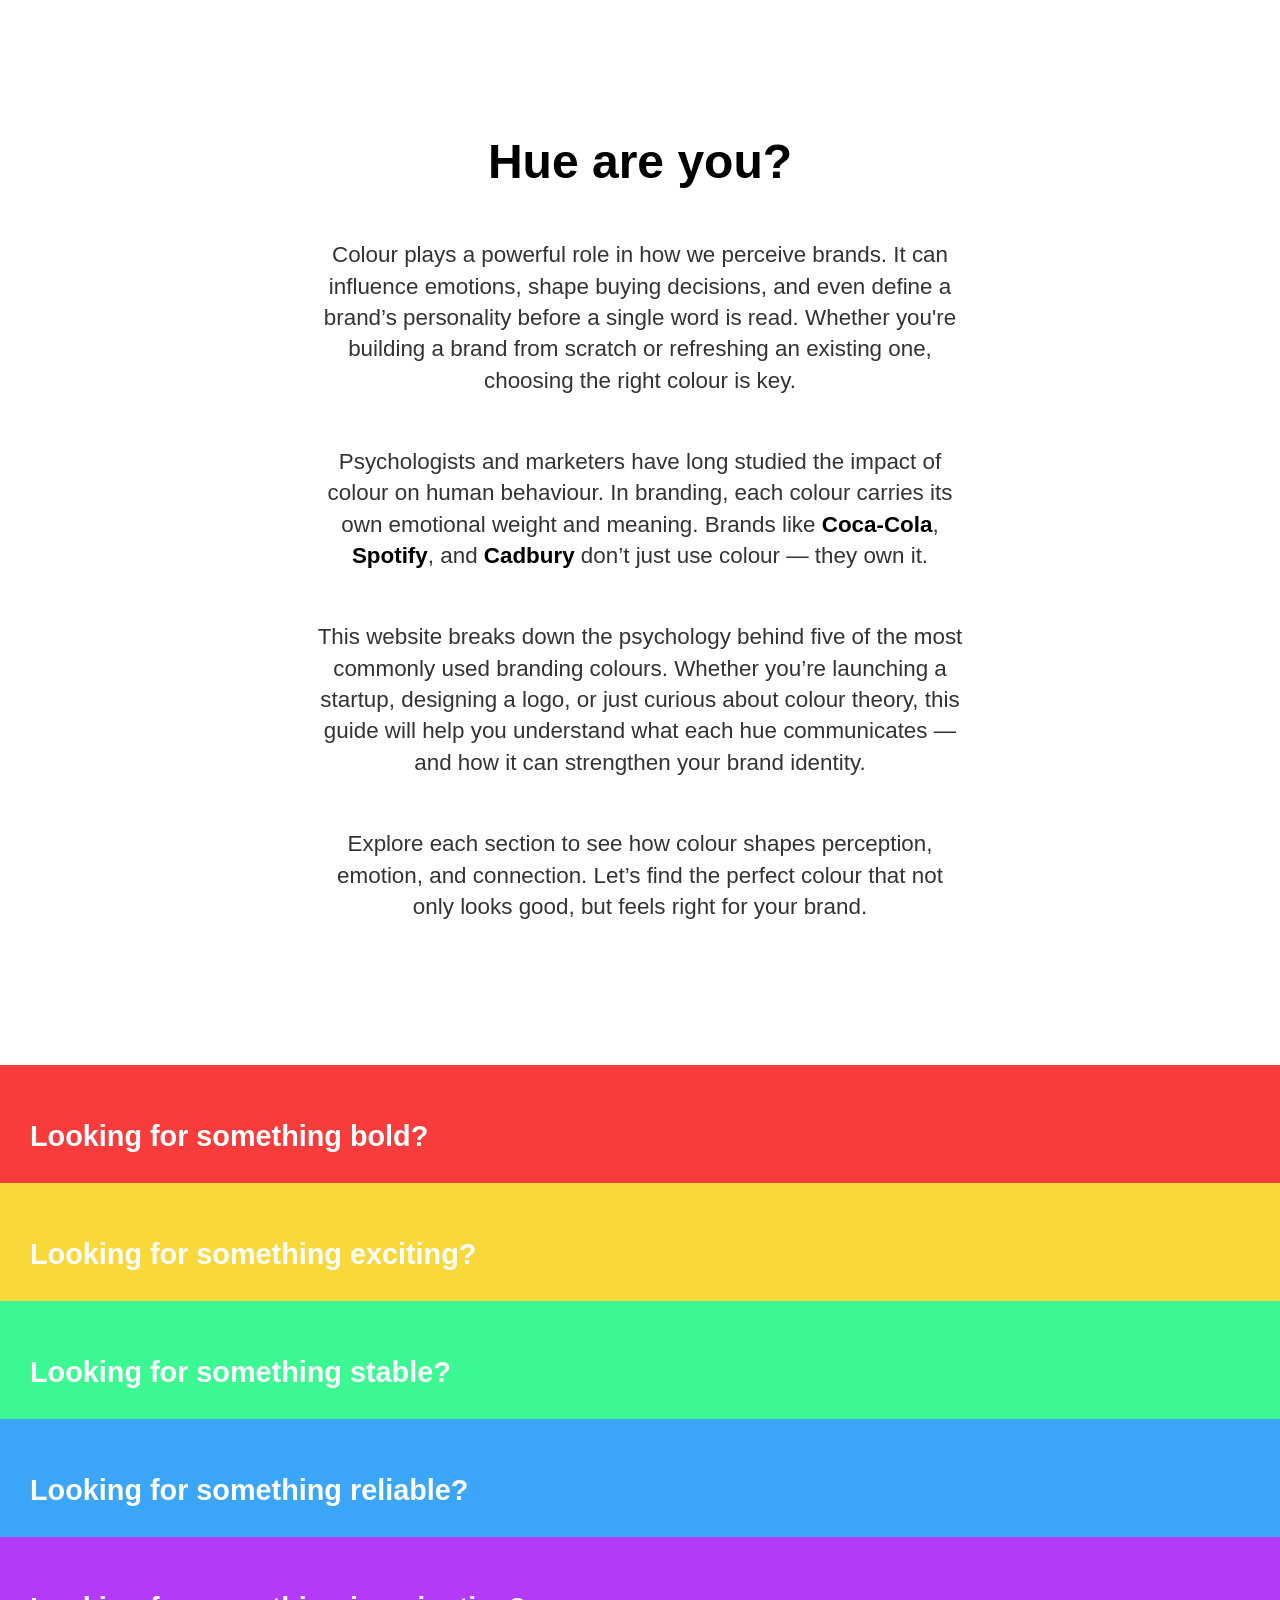
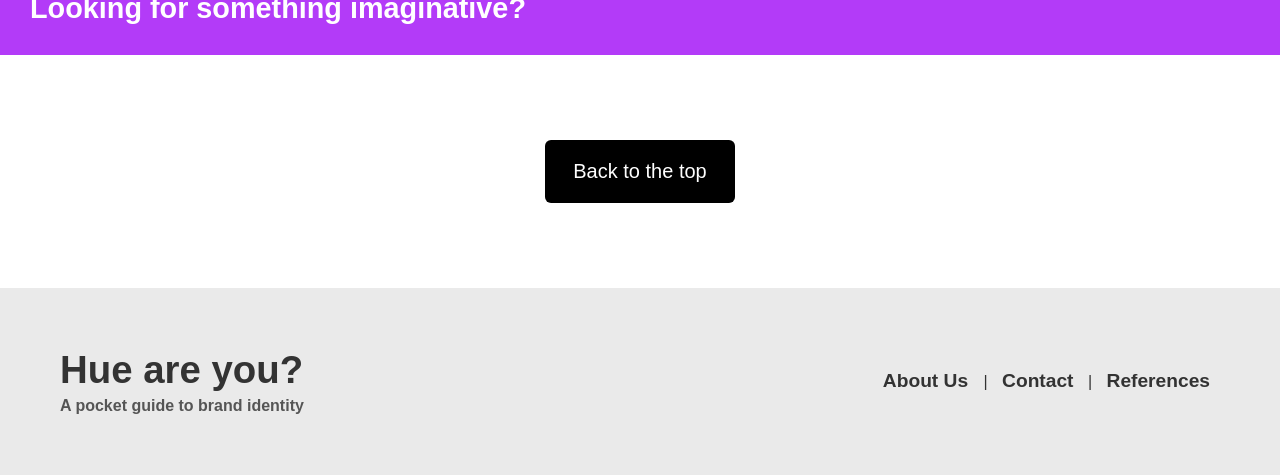
<file: index.html>
<!DOCTYPE html>
<html>

<head>
	<meta charset="utf-8">
	<meta name="viewport" content="width=device-width">
	<title>Hue Are You?</title>
	<link rel="stylesheet" href="style.css"/>
	<script src="jquery.js"></script>
	<script>
		$(document).ready(function() {

      $(".tab").click(function() {
				let section = $(this).closest(".colour-section");
				if (section.hasClass("active")) {
					section.removeClass("active").find(".content").slideUp();
				} else {
					$(".colour-section.active").removeClass("active").find(".content").slideUp();
					section.addClass("active").find(".content").slideDown();
				}
			});
			$(".close-btn").click(function() {
				$(this).closest(".colour-section").removeClass("active").find(".content").slideUp(800);
			});

      $(".redplus").click(function() {
				$(".redplus-content").slideToggle();
			});
			$(".redminus").click(function() {
				$(".redminus-content").slideToggle();
			});

      $(".yellowplus").click(function() {
        $(".yellowplus-content").slideToggle();
      });
      $(".yellowminus").click(function() {
        $(".yellowminus-content").slideToggle();
      });

      $(".greenplus").click(function() {
        $(".greenplus-content").slideToggle();
      });
      $(".greenminus").click(function() {
        $(".greenminus-content").slideToggle();
      });

      $(".blueplus").click(function() {
        $(".blueplus-content").slideToggle();
      });
      $(".blueminus").click(function() {
        $(".blueminus-content").slideToggle();
      });

      $(".purpleplus").click(function() {
        $(".purpleplus-content").slideToggle();
      });
      $(".purpleminus").click(function() {
        $(".purpleminus-content").slideToggle();
      });

      $("#backTop").click(function() {
				$("html, body").animate({ scrollTop: 0 }, "slow");
			});
		});
	</script>
</head>

<body>
  <header class="intro">
    <h1 class="title">
      <span class="hue">Hue</span> <span class="are">are</span> <span class="you">you?</span>
    </h1>
    <p>
      Colour plays a powerful role in how we perceive brands. It can influence emotions, shape buying decisions, and even define a brand’s personality before a single word is read. Whether you're building a brand from scratch or refreshing an existing one, choosing the right colour is key.
    </p>
    <p>
      Psychologists and marketers have long studied the impact of colour on human behaviour. In branding, each colour carries its own emotional weight and meaning. Brands like 
      <span class="brand coca">Coca-Cola</span>, 
      <span class="brand spotify">Spotify</span>, and 
      <span class="brand cadbury">Cadbury</span> 
      don’t just use colour — they own it.
    </p>
    <p>
      This website breaks down the psychology behind five of the most commonly used branding colours. Whether you’re launching a startup, designing a logo, or just curious about colour theory, this guide will help you understand what each hue communicates — and how it can strengthen your brand identity.
    </p>
    <p>
      Explore each section to see how colour shapes perception, emotion, and connection. Let’s find the perfect colour that not only looks good, but feels right for your brand.
    </p>
  </header>

  <!-- RED SECTION -->

  <section class="colour-section red">
    <h2 class="tab">Looking for something bold?</h2>
    <div class="content">
      <h3>RED</h3>
      <h4>The Colour of Power and Passion</h4>
      <p>
        Red is one of the most emotionally intense colours. It evokes strong feelings — love, passion, anger, urgency. Brands use red to demand attention, stimulate appetite, and create excitement.
      </p>
      <p>
        Psychologically, red increases heart rate and blood pressure, making it a favourite in marketing when urgency or impulse is the goal. Think sales banners, clearance signs, or “Buy Now” buttons — red triggers quick decisions.
      </p>
      <p>
        In branding, red communicates boldness and confidence. Brands like Coca-Cola, YouTube, Netflix, and LEGO use red to project energy, passion, and approachability.
      </p>

      <div class="logo-section">
        <img src="images/cocacola.png" alt="Coca-Cola logo">
        <img src="images/youtube.png" alt="YouTube logo">
        <img src="images/netflix.png" alt="Netflix logo">
        <img src="images/lego.png" alt="LEGO logo">
      </div>

      <p>
        But red can also be overwhelming if overused. It’s best used in moderation or in combination with calmer tones. In web design, red often serves as a call-to-action colour, drawing the eye quickly without overstaying its welcome.
      </p>

      <p>
        Used well, red energizes, motivates, and ignites strong feelings — all vital in building a memorable brand presence.
      </p>

      <div class="imagecontainer">
        <img src="images/cocacolapic.png" alt="Bottles of Coca Cola">
      </div>

      <p>
        What works well? What doesn't work well?
      </p>

      <div class="plus-minus">
        <div class="toggle-box redplus">+</div>
        <div class="toggle-box redminus">-</div>
      </div>

      <div class='plusandminus'>
        <div class="expand redplus-content">
          <h5>When used well, red symbolises...</h5>
          <ul>
            <li>Power</li>
            <li>Passion</li>
            <li>Energy</li>
            <li>Fearlessness</li>
            <li>Excitement</li>
            <li>Love</li>
          </ul>
        </div>

        <div class="expand redminus-content">
          <h5>When overused, red can suggest...</h5>
          <ul>
            <li>Anger</li>
            <li>Danger</li>
            <li>Warning</li>
            <li>Defiance</li>
            <li>Aggression</li>
            <li>Pain</li>
          </ul>
        </div>
      </div>

      <button class="close-btn">Close</button>
    </div>
  </section>

  <!-- YELLOW SECTION -->

  <section class="colour-section yellow">
    <h2 class="tab">Looking for something exciting?</h2>
    <div class="content">
      <h3 class="yellowcontentheading">YELLOW</h3>
      <h4 class="yellowcontent">The Colour of Optimism and Attention</h4>
      <p class="yellowcontent">
        Yellow is the colour of sunlight, joy, and youthfulness. It naturally evokes happiness and optimism, making it a powerful tool in brand identity when used with care.
      </p>
      <p class="yellowcontent">
        Psychologically, yellow is associated with warmth, clarity, and confidence. It’s also the most visible colour from a distance, which is why it's used for warning signs and school buses. In branding, it grabs attention in a way that’s friendly and non-threatening.
      </p>
      <p class="yellowcontent">
        Brands like IKEA, McDonald’s, and Snapchat use yellow to promote a sense of fun and approachability. It suggests energy without being aggressive. Tech brands like Ferrari (in its classic yellow shield) and National Geographic use yellow to symbolize prestige, curiosity, and adventure.
      </p>

      <div class="logo-section">
        <img src="images/ikea.png" alt="Ikea logo">
        <img src="images/snapchat.png" alt="Snapchat logo">
        <img src="images/mcdonalds.png" alt="McDonalds logo">
        <img src="images/natgeo.png" alt="National Geographic logo">
        <img src="images/ferrari.png" alt="Ferrari logo">
      </div>

      <p class="yellowcontent">
        However, yellow can also trigger anxiety or strain the eyes if overused. On websites, it’s often used as a highlight or accent, not as the main background colour.
      </p>

      <p class="yellowcontent">
        In branding, yellow says: “We’re here, we’re fun, and we’re confident.” It’s bold without being brash — perfect for youth-oriented or innovative brands.
      </p>

      <div class="imagecontainer">
        <img src="images/mcdonaldspic.png" alt="McDonalds fries">
      </div>

      <p class="yellowcontent">
        What works well? What doesn't work well?
      </p>

      <div class="plus-minus">
        <div class="toggle-box yellowplus">+</div>
        <div class="toggle-box yellowminus">-</div>
      </div>

      <div class='plusandminus'>
        <div class="expand yellowplus-content">
          <h5>When used well, yellow symbolises...</h5>
          <ul>
            <li>Optimism</li>
            <li>Warmth</li>
            <li>Happiness</li>
            <li>Innovation</li>
            <li>Intellect</li>
            <li>Extroversion</li>
          </ul>
        </div>

        <div class="expand yellowminus-content">
          <h5>When overused, yellow can suggest...</h5>
          <ul>
            <li>Anxiety</li>
            <li>Fear</li>
            <li>Caution</li>
            <li>Irrationality</li>
            <li>Frustration</li>
            <li>Cowardice</li>
          </ul>
        </div>
      </div>

      <button class="close-btn">Close</button>
    </div>
  </section>

  <!-- GREEN SECTION -->

  <section class="colour-section green">
    <h2 class="tab">Looking for something stable?</h2>
    <div class="content">
      <h3 class="greencontentheading">GREEN</h3>
      <h4 class="greencontent">The Colour of Growth and Balance</h4>
      <p class="greencontent">
        Green is nature’s colour — a symbol of growth, health, and harmony. It’s often used in branding to convey freshness, sustainability, and trust.
      </p>
      <p class="greencontent">
        Psychologically, green has a balancing and calming effect. It sits between warm and cool tones, making it a neutral, reassuring presence. It’s linked to renewal, wealth, and healing, which is why it’s common in health and finance sectors.
      </p>
      <p class="greencontent">
        Brands like Starbucks, Whole Foods, Spotify, and Land Rover use green to promote ideas of eco-friendliness, relaxation, or reliability. In finance, green often relates to money and stability — like Fidelity or TD Bank.
      </p>

      <div class="logo-section">
        <img src="images/starbucks.png" alt="Starbucks logo">
        <img src="images/spotify.png" alt="Spotify logo">
        <img src="images/garnier.png" alt="Garnier logo">
        <img src="images/wholefoods.png" alt="WholeFoods logo">
      </div>

      <p class="greencontent">
        Green is also widely used by sustainable or organic brands, where environmental values are key. It signals ethical choices, natural products, and a sense of responsibility.
      </p>

      <p class="greencontent">
        In web design, green is often used in confirmation buttons (“Submit”, “Success”) due to its calming and positive associations. It encourages users to move forward with confidence. Green is the brand colour of balance — connecting the digital world with our human need for peace and progress.
      </p>

      <div class="imagecontainer">
        <img src="images/starbuckspic.png" alt="Starbucks coffee">
      </div>

      <p class="greencontent">
        What works well? What doesn't work well?
      </p>

      <div class="plus-minus">
        <div class="toggle-box greenplus">+</div>
        <div class="toggle-box greenminus">-</div>
      </div>

      <div class='plusandminus'>
        <div class="expand greenplus-content">
          <h5>When used well, green symbolises...</h5>
          <ul>
            <li>Health</li>
            <li>Hope</li>
            <li>Freshness</li>
            <li>Nature</li>
            <li>Growth</li>
            <li>Prosperity</li>
          </ul>
        </div>

        <div class="expand greenminus-content">
          <h5>When overused, green can suggest...</h5>
          <ul>
            <li>Boredom</li>
            <li>Stagnation</li>
            <li>Envy</li>
            <li>Blandness</li>
            <li>Debilitation</li>
          </ul>
        </div>
      </div>

      <button class="close-btn">Close</button>
    </div>
  </section>

  <!-- BLUE SECTION -->

  <section class="colour-section blue">
    <h2 class="tab">Looking for something reliable?</h2>
    <div class="content">
      <h3>BLUE</h3>
      <h4>The Colour of Trust and Intelligence</h4>
      <p>
        Blue is the most widely liked colour in the world — and one of the most popular in branding. It symbolizes trust, stability, and professionalism.
      </p>
      <p>
        Psychologically, blue slows the heart rate and creates a sense of calm. It’s associated with logic, clarity, and focus, which is why it’s the go-to for corporate, tech, and financial industries.
      </p>
      <p>
        Brands like Facebook, Twitter, Samsung, Intel, and PayPal all lean into blue to emphasize their reliability and intelligence. Even government and healthcare institutions use blue for the same reason — think the NHS, UN, or LinkedIn.
      </p>

      <div class="logo-section">
        <img src="images/facebook.png" alt="Facebook logo">
        <img src="images/twitter.png" alt="Twitter logo">
        <img src="images/samsung.png" alt="Samsung logo">
        <img src="images/intel.png" alt="Intel logo">
        <img src="images/paypal.png" alt="Paypal logo">
      </div>

      <p>
        Darker blues project seriousness and strength, while lighter shades suggest friendliness and modernity. In UX/UI design, blue is often used for navigation bars, backgrounds, or trusted links.
      </p>

      <p>
        The downside? Blue can also feel cold or impersonal if not balanced with warm tones or human elements.
      </p>

      <p>
        In branding, blue says: “You can trust us.” It’s the colour of calm confidence — and in today’s world, that’s worth its weight in gold.
      </p>

      <div class="imagecontainer">
        <img src="images/paypalpic.png" alt="A hand holding a PayPal card">
      </div>

      <p>
        What works well? What doesn't work well?
      </p>

      <div class="plus-minus">
        <div class="toggle-box blueplus">+</div>
        <div class="toggle-box blueminus">-</div>
      </div>

      <div class='plusandminus'>
        <div class="expand blueplus-content">
          <h5>When used well, blue symbolises...</h5>
          <ul>
            <li>Trust</li>
            <li>Loyalty</li>
            <li>Logic</li>
            <li>Dependability</li>
            <li>Serenity</li>
            <li>Security</li>
          </ul>
        </div>

        <div class="expand blueminus-content">
          <h5>When overused, blue can suggest...</h5>
          <ul>
            <li>Coldness</li>
            <li>Emotionlessness</li>
            <li>Unfriendliness</li>
          </ul>
        </div>
      </div>

      <button class="close-btn">Close</button>
    </div>
  </section>

  <!-- PURPLE SECTION -->

  <section class="colour-section purple">
    <h2 class="tab">Looking for something imaginative?</h2>
    <div class="content">
      <h3>PURPLE</h3>
      <h4>The Colour of Creativity and Luxury</h4>
      <p>
        Purple blends the passion of red and the calm of blue — making it the colour of creativity, imagination, and mystery. Historically, purple was rare and expensive to produce, so it became associated with royalty, wealth, and spirituality.
      </p>
      <p>
        Psychologically, purple stimulates problem-solving, daydreaming, and innovation. It’s often used in branding to signal luxury, uniqueness, or artistic flair.
      </p>
      <p>
        Brands like Cadbury, Hallmark, and Twitch use purple to stand out and feel elevated. It’s also popular with beauty, tech, and artistic brands that want to evoke a sense of high-end exclusivity or creative edge.
      </p>

      <div class="logo-section">
        <img src="images/cadbury.png" alt="Cadbury logo">
        <img src="images/twitch.png" alt="Twitch logo">
        <img src="images/hallmark.png" alt="Hallmark logo">
      </div>

      <p>
        Lighter shades (lavender, lilac) feel calming and gentle — great for self-care or wellness brands. Darker purples feel more opulent and mysterious, ideal for luxury goods or innovative startups.
      </p>

      <p>
        In digital design, purple is less common — so when used, it often pops. It works well for thematic sites, streaming platforms, and entertainment brands that want to feel both modern and magical.
      </p>

      <p>
        Purple is for brands that dare to dream differently — those who want to be remembered for more than just a product.
      </p>

      <div class="imagecontainer">
        <img src="images/cadburypic.png" alt="Cadbury chocolate">
      </div>

      <p>
        What works well? What doesn't work well?
      </p>

      <div class="plus-minus">
        <div class="toggle-box purpleplus">+</div>
        <div class="toggle-box purpleminus">-</div>
      </div>

      <div class='plusandminus'>
        <div class="expand purpleplus-content">
          <h5>When used well, purple symbolises...</h5>
          <ul>
            <li>Wisdom</li>
            <li>Wealth</li>
            <li>Spirituality</li>
            <li>Imagination</li>
            <li>Sophistication</li>
          </ul>
        </div>

        <div class="expand purpleminus-content">
          <h5>When overused, purple can suggest...</h5>
          <ul>
            <li>Reflection</li>
            <li>Excess</li>
            <li>Moodiness</li>
            <li>Decadence</li>
            <li>Suppression</li>
          </ul>
        </div>
      </div>

      <button class="close-btn">Close</button>
    </div>
  </section>

  <button id="backTop">Back to the top</button>

  <footer>
  	<div class="footer-left">
  		<h2>Hue are you?</h2>
  		<p>A pocket guide to brand identity</p>
  	</div>
  	<div class="footer-right">
  		<nav>
  			<a> About Us </a>| 
  			<a> Contact</a> | 
  			<a href="references.html">References</a>
  		</nav>
  	</div>
  </footer>
</body>

</html>
</file>
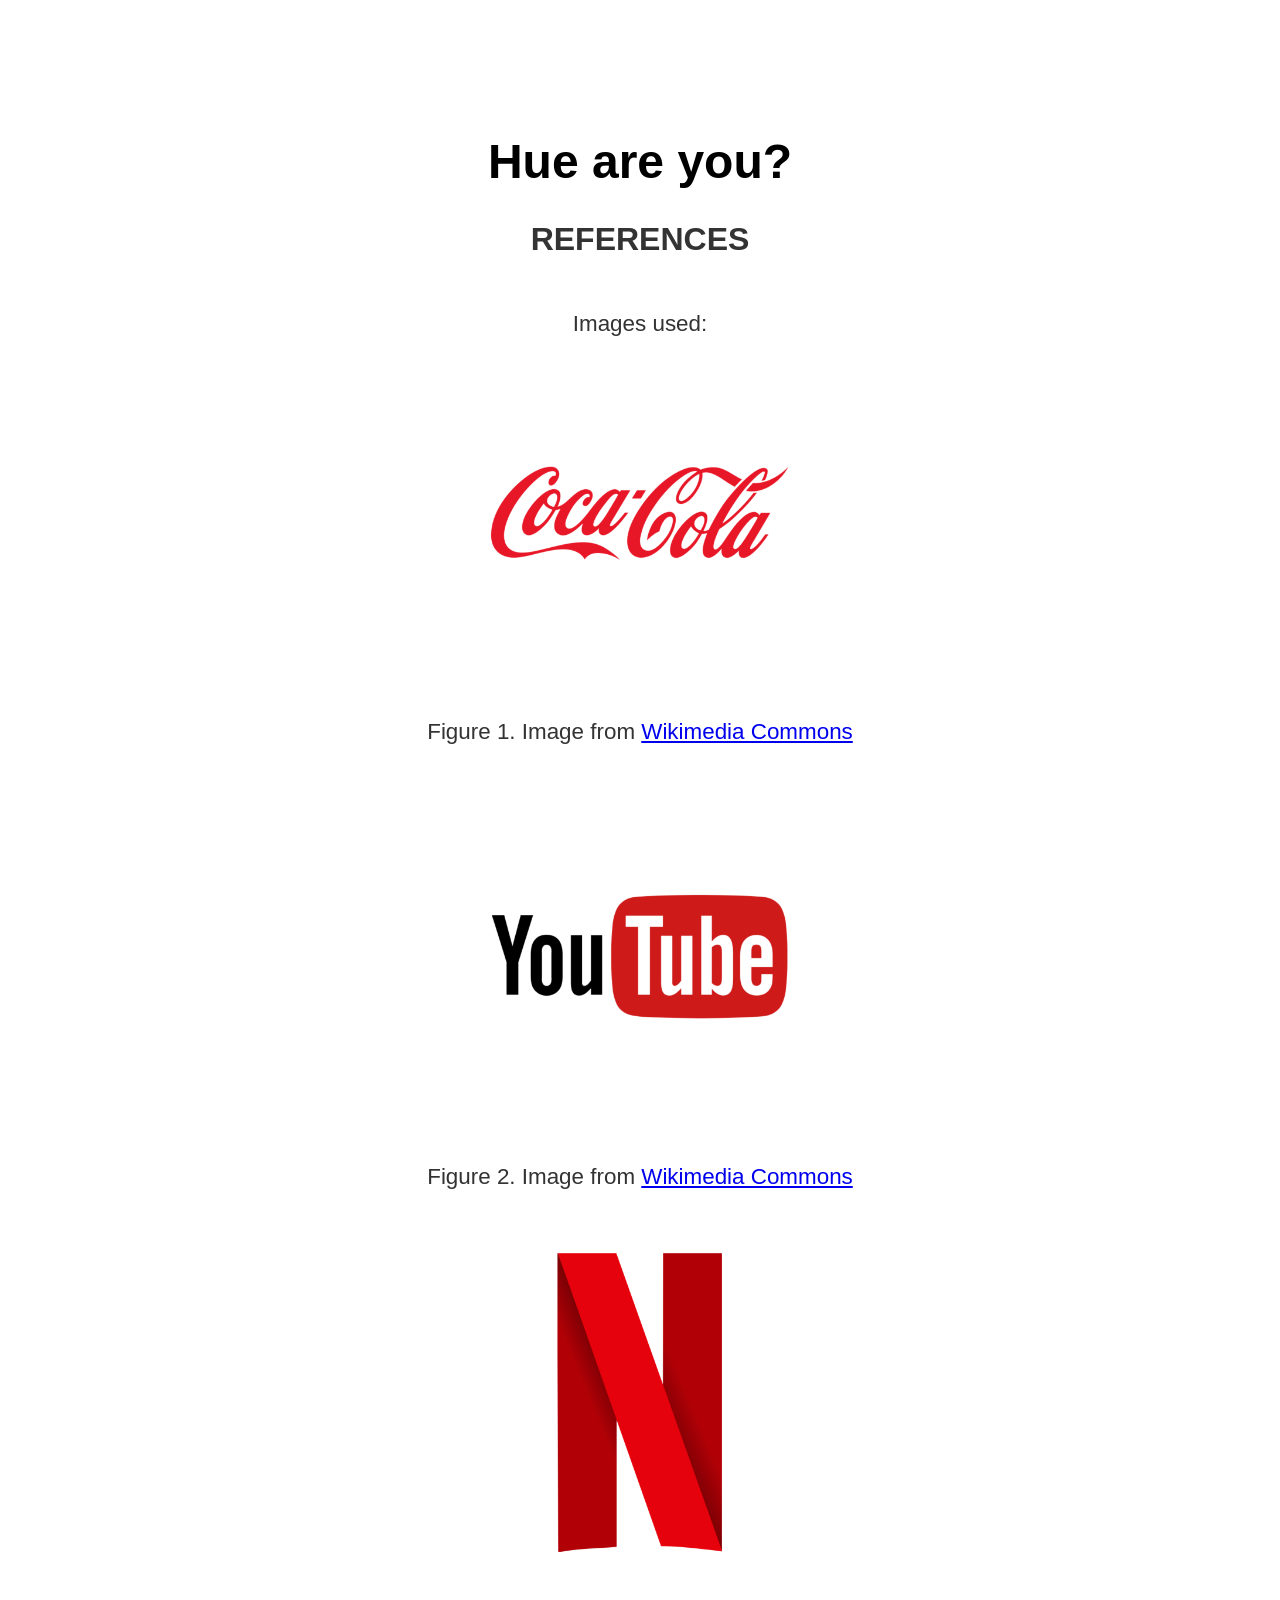
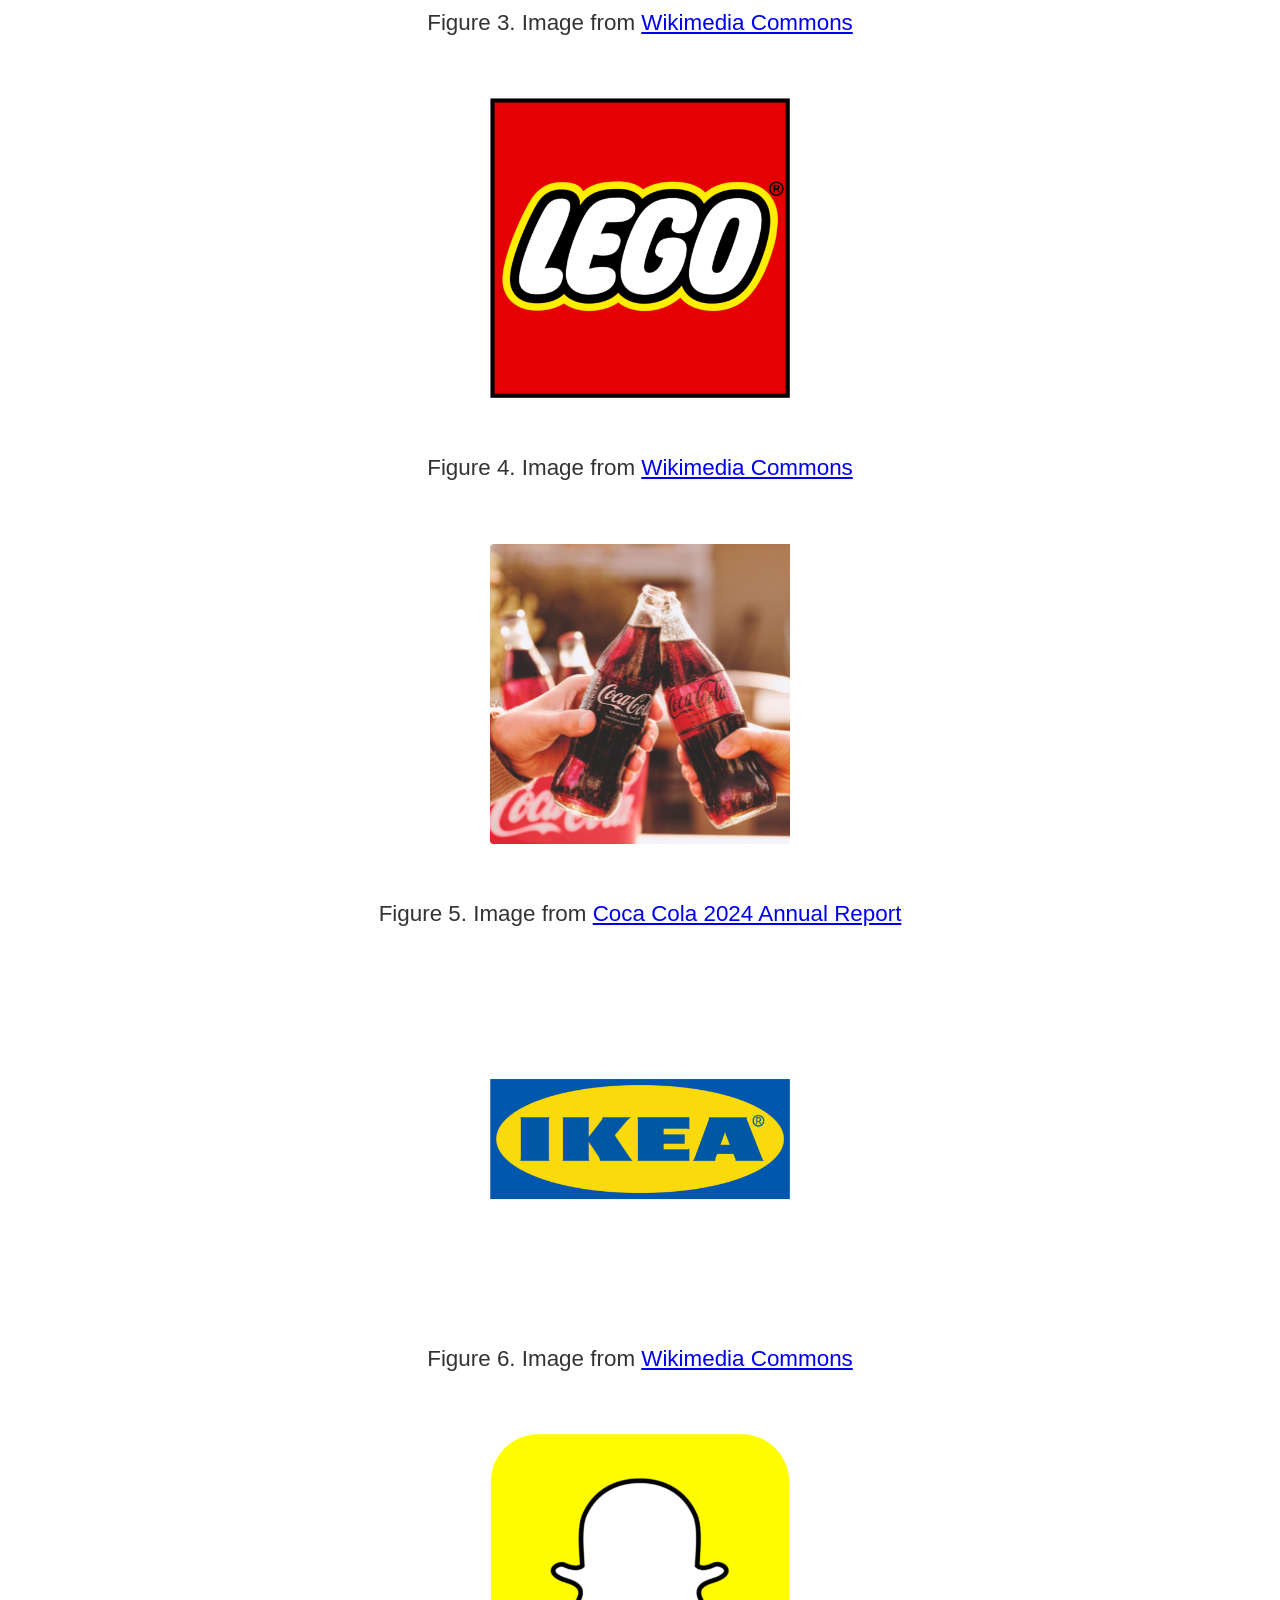
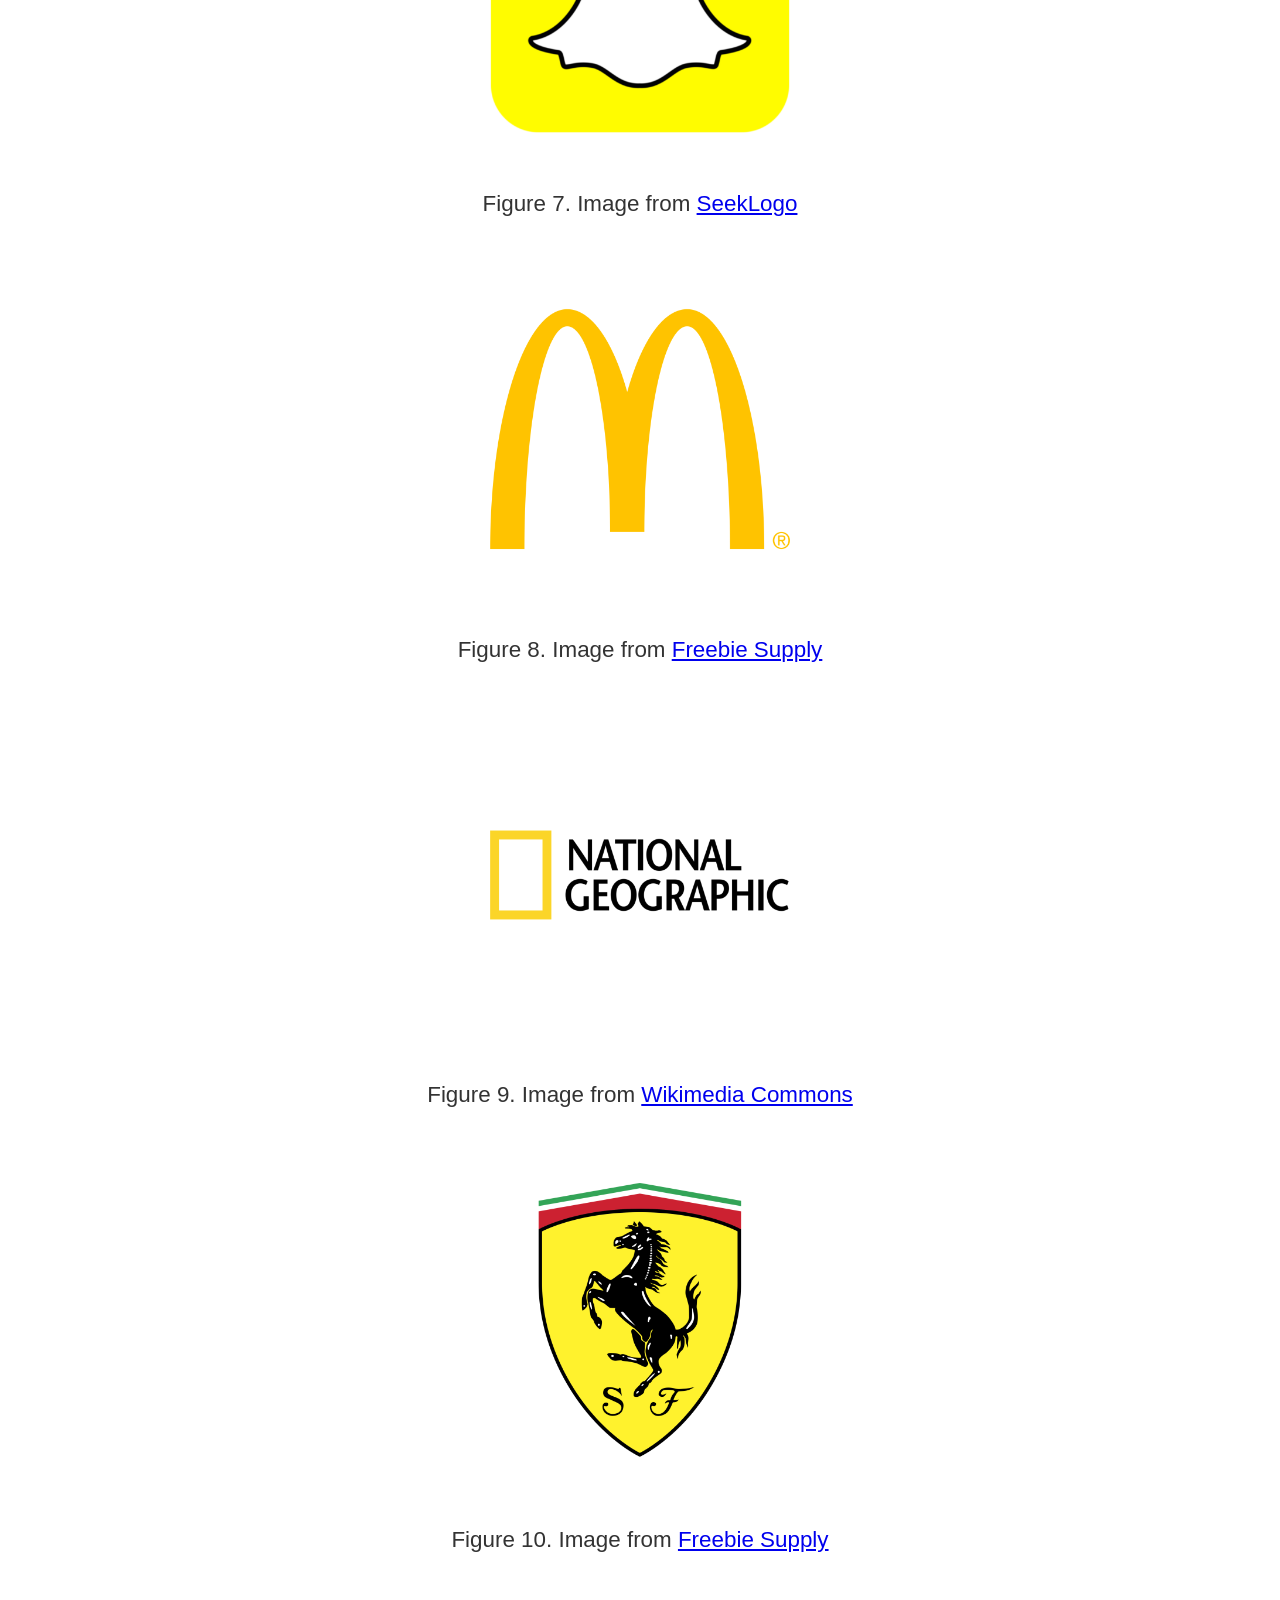
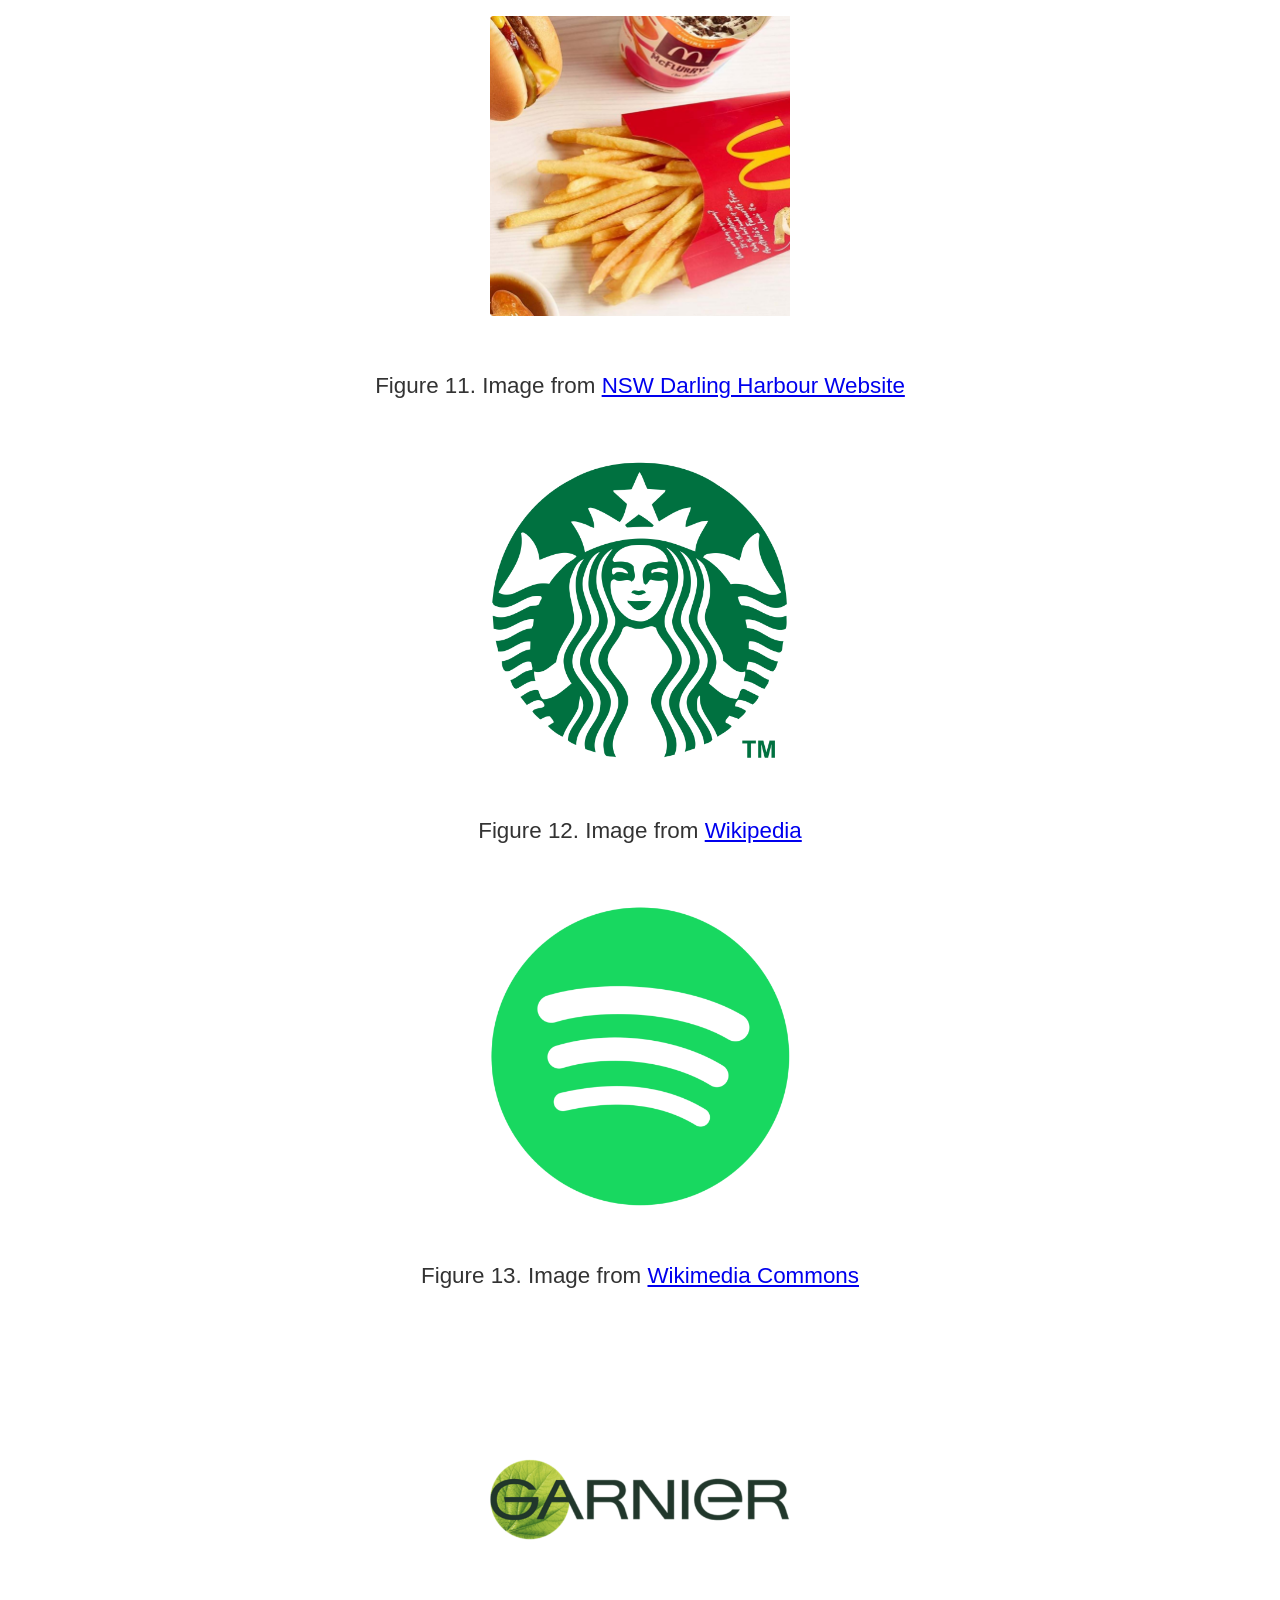
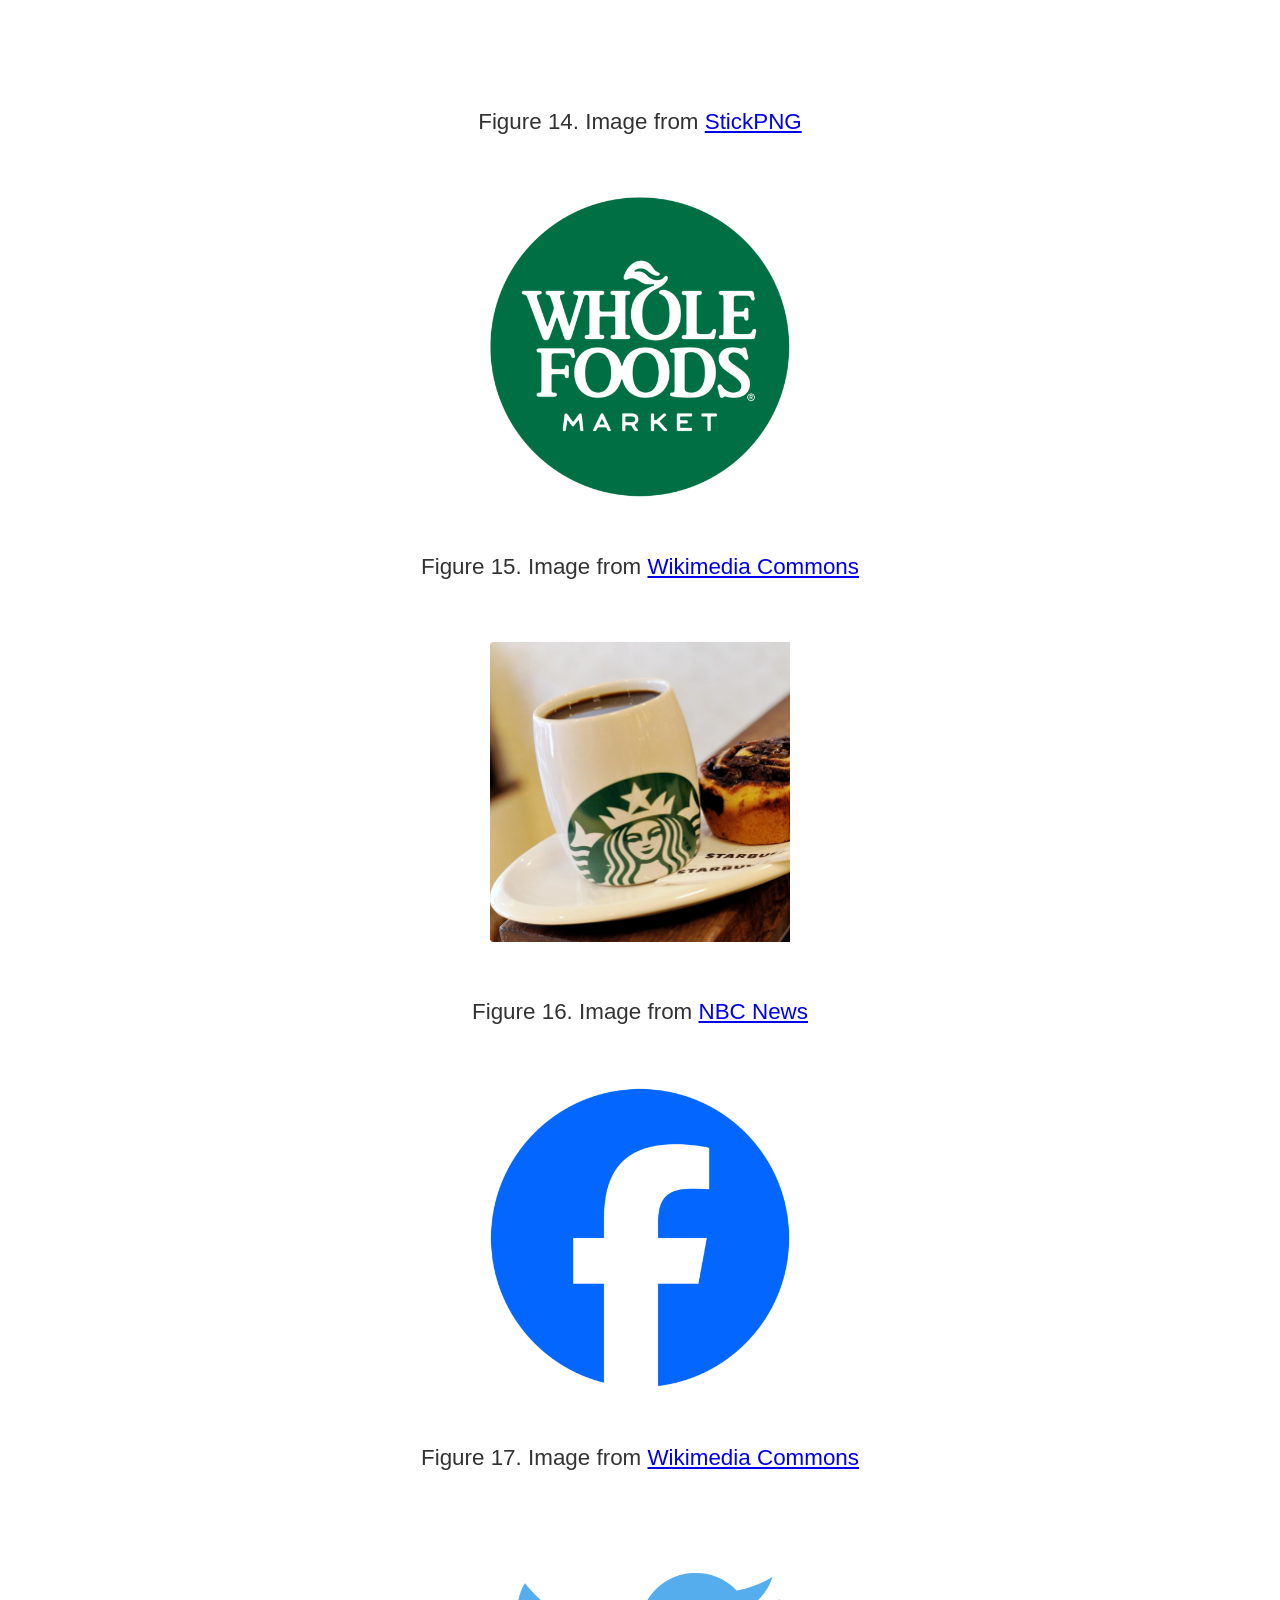
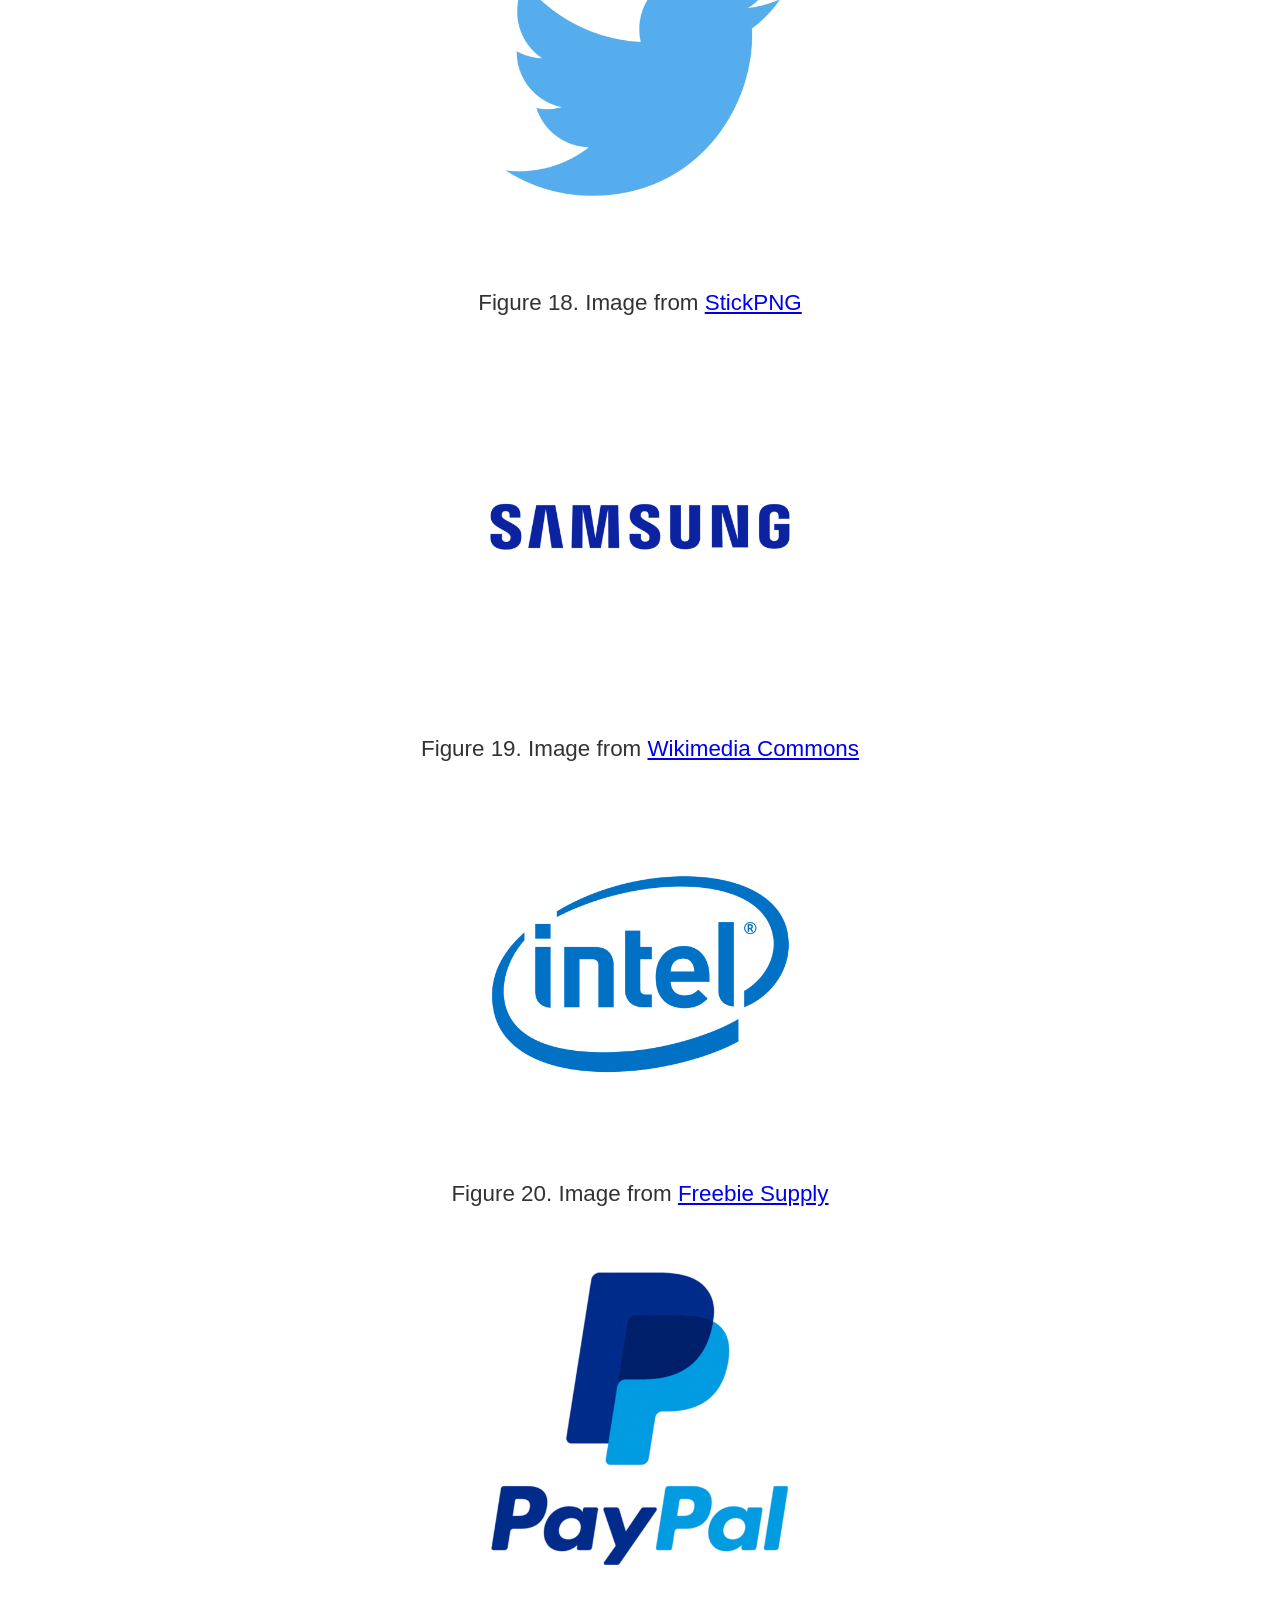
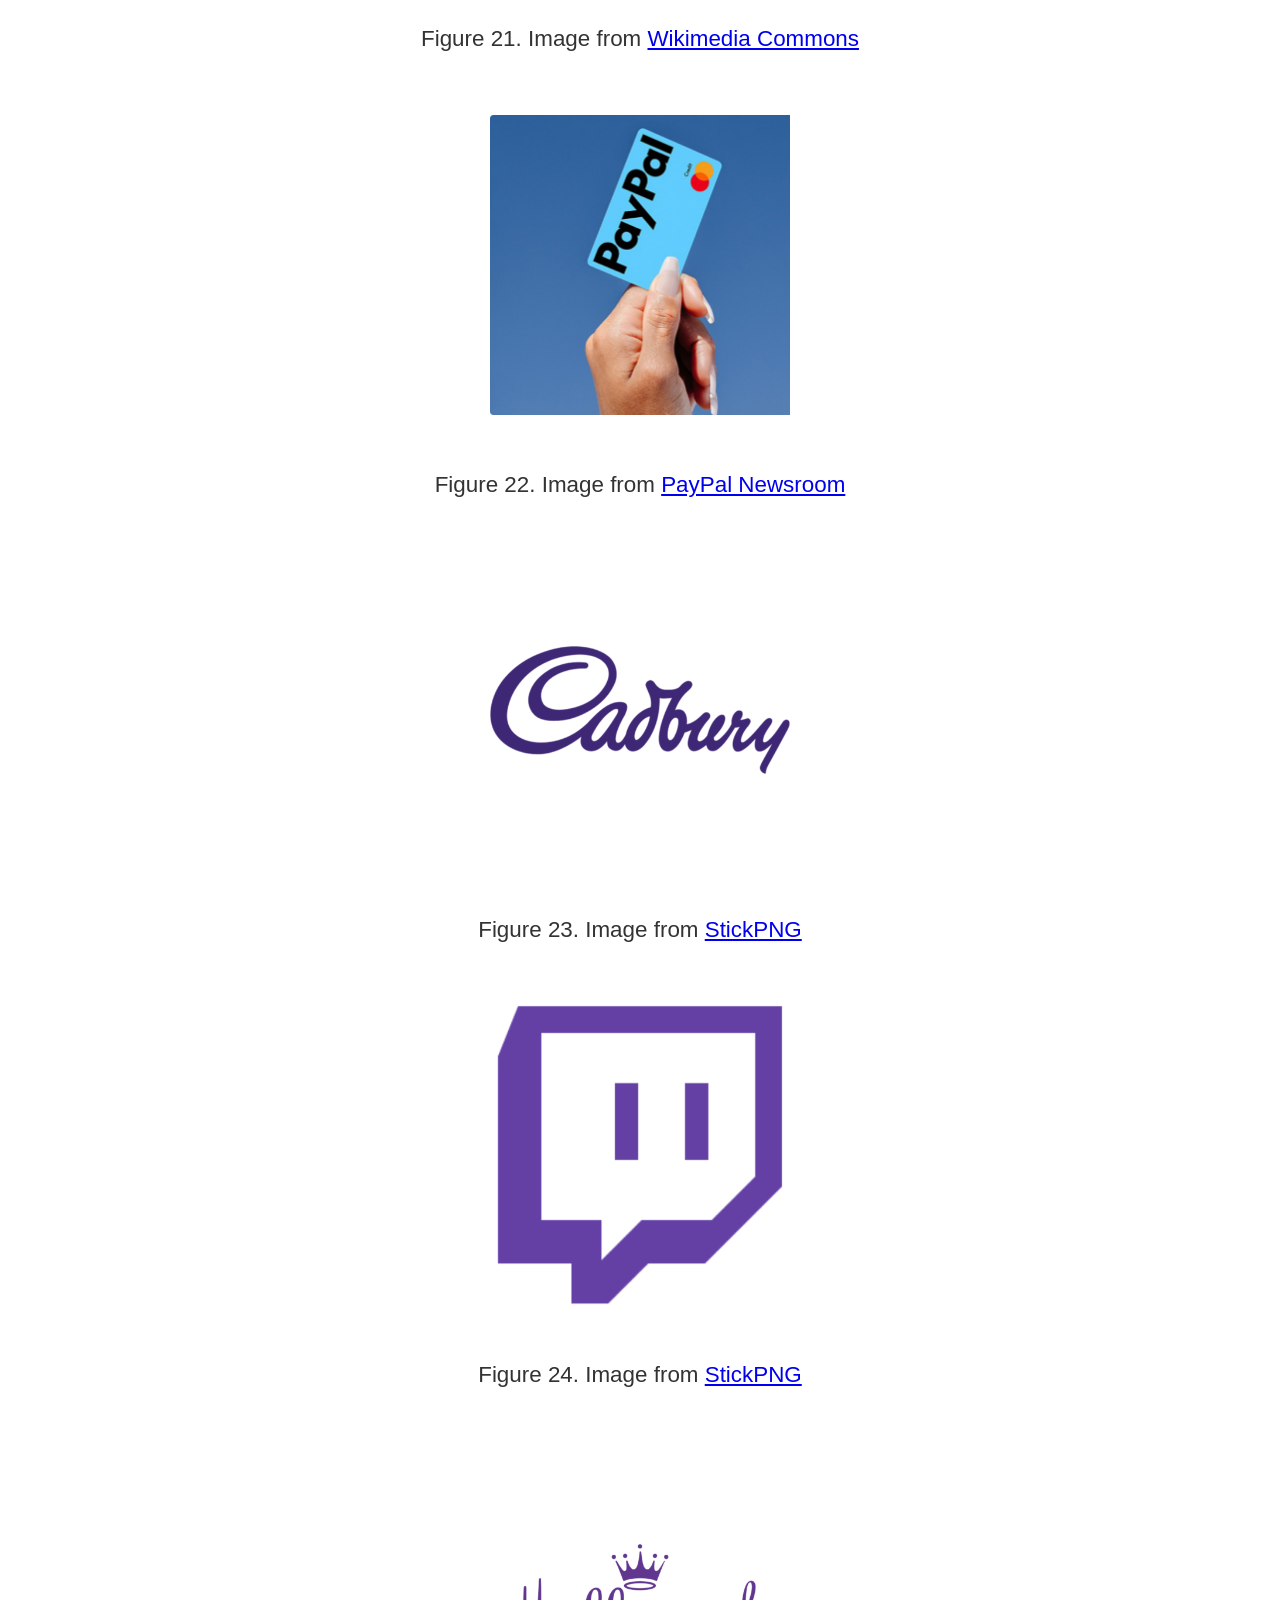
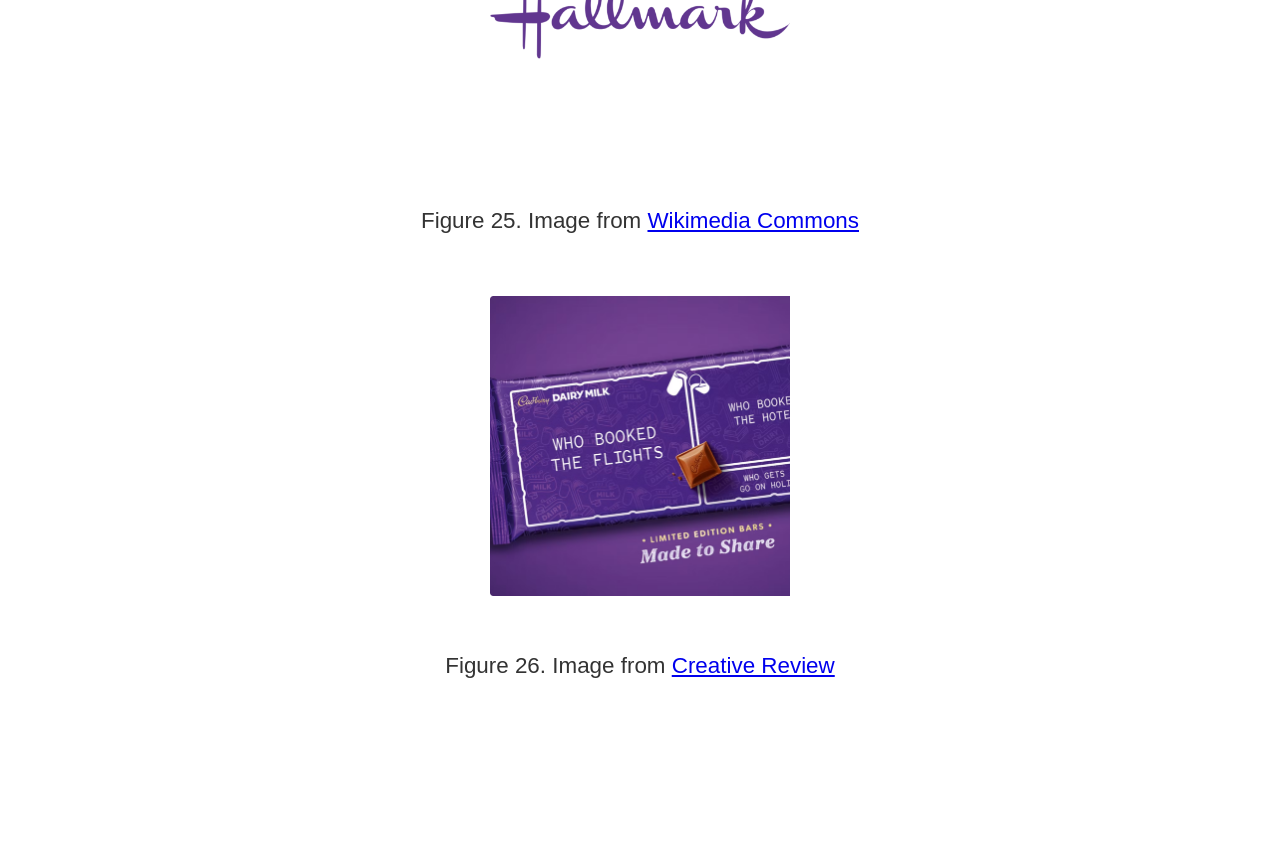
<file: references.html>
<!DOCTYPE html>
<html>

<head>
	<meta charset="utf-8">
	<meta name="viewport" content="width=device-width">
	<title>Hue Are You?</title>
	<link rel="stylesheet" href="style.css"/>
	<script src="jquery.js"></script>
</head>

<body>
  <header class="intro">
    <h1 class="title">
      <span class="hue">Hue</span> <span class="are">are</span> <span class="you">you?</span>
    </h1>

    <h2 class="references">REFERENCES</h2>
    <p class="subtitle">Images used:</p>

    <img class= "refimage" src="images/cocacola.png" alt="Coca Cola Logo">
    <p class="caption"> 
    	Figure 1. Image from 
    	<a href="https://commons.wikimedia.org/wiki/File:Coca-Cola_logo.svg"> Wikimedia Commons </a>
    </p>

    <img class= "refimage" src="images/youtube.png" alt="YouTube Logo">
    <p class="caption"> 
    	Figure 2. Image from 
    	<a href="https://commons.wikimedia.org/wiki/File:Logo_of_YouTube_%282015-2017%29.svg"> Wikimedia Commons </a>
    </p>

    <img class= "refimage" src="images/netflix.png" alt="Netflix Logo">
    <p class="caption"> 
    	Figure 3. Image from 
    	<a href="https://commons.wikimedia.org/wiki/File:Netflix_2015_N_logo.svg"> Wikimedia Commons </a>
    </p>

    <img class= "refimage" src="images/lego.png" alt="Lego Logo">
    <p class="caption"> 
    	Figure 4. Image from 
    	<a href="https://commons.wikimedia.org/wiki/File:LEGO_logo.svg"> Wikimedia Commons </a>
    </p>

    <img class= "refimage" src="images/cocacolapic.png" alt="Bottles of Coca Cola">
    <p class="caption"> 
    	Figure 5. Image from 
    	<a href="https://www.cocacolaep.com/investors/financial-reports-and-results/latest-annual-report/"> Coca Cola 2024 Annual Report </a>
    </p>

    <img class= "refimage" src="images/ikea.png" alt="Ikea Logo">
    <p class="caption"> 
    	Figure 6. Image from 
    	<a href="https://commons.wikimedia.org/wiki/File:Ikea_logo.svg"> Wikimedia Commons </a>
    </p>

    <img class= "refimage" src="images/snapchat.png" alt="Snapchat Logo">
    <p class="caption"> 
    	Figure 7. Image from 
    	<a href="https://seeklogo.com/vector-logo/249555/snapchat"> SeekLogo </a>
    </p>

    <img class= "refimage" src="images/mcdonalds.png" alt="McDonalds Logo">
    <p class="caption"> 
    	Figure 8. Image from 
    	<a href="https://freebiesupply.com/logos/mcdonalds-logo/"> Freebie Supply </a>
    </p>

    <img class= "refimage" src="images/natgeo.png" alt="National Geographic Logo">
    <p class="caption"> 
    	Figure 9. Image from 
    	<a href="https://commons.wikimedia.org/wiki/File:National-Geographic-Logo.svg"> Wikimedia Commons </a>
    </p>

    <img class= "refimage" src="images/ferrari.png" alt="Ferrari Logo">
    <p class="caption"> 
    	Figure 10. Image from 
    	<a href="https://freebiesupply.com/logos/ferrari-ges-logo/"> Freebie Supply </a>
    </p>

    <img class= "refimage" src="images/mcdonaldspic.png" alt="McDonalds fries">
    <p class="caption"> 
    	Figure 11. Image from 
    	<a href="https://www.darlingharbour.com/eat-drink/mcdonalds-darling-quarter"> NSW Darling Harbour Website </a>
    </p>

    <img class= "refimage" src="images/starbucks.png" alt="Starbucks Logo">
    <p class="caption"> 
    	Figure 12. Image from 
    	<a href="https://sco.wikipedia.org/wiki/File:Starbucks_Corporation_Logo_2011.svg"> Wikipedia </a>
     </p>

    <img class= "refimage" src="images/spotify.png" alt="Spotify Logo">
    <p class="caption"> 
    	Figure 13. Image from 
    	<a href="https://commons.wikimedia.org/wiki/File:Spotify_logo_without_text.svg"> Wikimedia Commons </a>
    </p>
    
    <img class= "refimage" src="images/garnier.png" alt="Garnier Logo">
    <p class="caption"> 
    	Figure 14. Image from 
    	<a href="https://www.stickpng.com/img/icons-logos-emojis/product-logos/garnier-logo"> StickPNG </a>
    </p>

    <img class= "refimage" src="images/wholefoods.png" alt="WholeFoods Logo">
    <p class="caption"> 
    	Figure 15. Image from 
    	<a href="https://commons.wikimedia.org/wiki/File:Whole_Foods_Market_201x_logo.svg"> Wikimedia Commons </a>
    </p>

    <img class= "refimage" src="images/starbuckspic.png" alt="Starbucks coffee">
    <p class="caption"> 
    	Figure 16. Image from 
    	<a href="https://www.nbcnews.com/business/consumer/starbucks-food-menu-out-new-old-n68911"> NBC News </a>
    </p>

    <img class= "refimage" src="images/facebook.png" alt="Facebook Logo">
    <p class="caption"> 
    	Figure 17. Image from 
    	<a href="https://commons.wikimedia.org/wiki/File:Facebook_Logo_2023.png"> Wikimedia Commons </a>
    </p>

    <img class= "refimage" src="images/twitter.png" alt="Twitter Logo">
    <p class="caption"> 
    	Figure 18. Image from 
    	<a href="https://www.stickpng.com/img/icons-logos-emojis/tech-companies/twitter-logo"> StickPNG </a>
    </p>
    
    <img class= "refimage" src="images/samsung.png" alt="Samsung Logo">
    <p class="caption"> 
    	Figure 19. Image from 
    	<a href="https://commons.wikimedia.org/wiki/File:Samsung_logo_blue.png"> Wikimedia Commons </a>
    </p>

    <img class= "refimage" src="images/intel.png" alt="Intel Logo">
    <p class="caption"> 
    	Figure 20. Image from 
    	<a href="https://freebiesupply.com/logos/intel-logo/"> Freebie Supply </a>
    </p>

    <img class= "refimage" src="images/paypal.png" alt="PayPal Logo">
    <p class="caption"> 
    	Figure 21. Image from 
    	<a href="https://commons.wikimedia.org/wiki/File:Paypal_2014_logo.png"> Wikimedia Commons </a>
    </p>

    <img class= "refimage" src="images/paypalpic.png" alt="A hand holding a PayPal card">
    <p class="caption"> 
    	Figure 22. Image from 
    	<a href="https://newsroom.paypal-corp.com/2025-06-03-PayPal-Enhances-Popular-Online-Credit-Offering-with-New-Physical-Card-for-In-Store-Use"> PayPal Newsroom </a>
    </p>

    <img class= "refimage" src="images/cadbury.png" alt="Cadbury Logo">
    <p class="caption"> 
    	Figure 23. Image from 
    	<a href="https://www.stickpng.com/img/icons-logos-emojis/iconic-vintage-brands/cadbury-logo"> StickPNG </a>
    </p>
    
    <img class= "refimage" src="images/twitch.png" alt="Twitch Logo">
    <p class="caption"> 
    	Figure 24. Image from 
    	<a href="https://www.stickpng.com/img/icons-logos-emojis/tech-companies/twitch-logo"> StickPNG </a>
    </p>

    <img class= "refimage" src="images/hallmark.png" alt="Hallmark Logo">
    <p class="caption"> 
    	Figure 25. Image from 
    	<a href="https://commons.wikimedia.org/wiki/File:Hallmark_logo.svg"> Wikimedia Commons </a>
    </p>

    <img class= "refimage" src="images/cadburypic.png" alt="Cadbury chocolate">
    <p class="caption"> 
    	Figure 26. Image from 
    	<a href="https://www.creativereview.co.uk/cadbury-dairy-milk-made-to-share-packaging/"> Creative Review </a>
    </p>
</body>

</html>
</file>
<file: style.css>
body {
  font-family: 'Helvetica Neue', sans-serif;
  color: #333;
  margin: 0;
  background: white;
  text-align: center;
}

.intro {
  padding: 80px 80px;
  max-width: 650px;
  margin: 0 auto;
  margin-top: 22px;
  margin-bottom: 40px;
}

.intro p {
  font-size: 1.4rem;
  line-height: 1.4;
  margin-top: 50px;
}

.title {
  font-size: 3em;
  font-weight: bold;
  opacity: 0;
  transform: translateY(30px);
  animation: fadeUp 1s ease-out forwards;
  animation-delay: 0.3s;
}

@keyframes fadeUp {
  0% {
    opacity: 0;
    transform: translateY(30px);
  }
  100% {
    opacity: 1;
    transform: translateY(0);
  }
}

.brand {
  cursor: pointer;
  font-weight: bold;
}

.colour-section {
  cursor: pointer;
  color: white
  min-height: 120px;
  transition: transform 0.4s ease, box-shadow 0.4s ease;
  transform: scale(1);
}

.colour-section .tab {
  margin: 0;
  padding: 30px;
  padding-left: 30px;
  padding-top: 55px;
  font-size: 1.8em;
  text-align: left;
  color: white;
}

.colour-section:hover {
  transform: scale(1.03);
  box-shadow: 0 6px 15px rgba(0, 0, 0, 0.2);
}

.red { background: #F83B3B; }
.yellow { background: #F8D83B; }
.green { background: #3BF893; }
.blue { background: #3BA6F8; }
.purple { background: #B33BF8; }

.title span {
  color: black;
  transition: color 0.4s ease;
  cursor: pointer;
}

.hue:hover {
  color: #F83B3B;
}

.are:hover {
  color: #F8D83B;
}

.you:hover {
  color: #3BA6F8;
}

.brand {
  color: black;
  font-weight: bold;
  cursor: pointer;
  transition: color 0.4s ease;
}

.brand.coca:hover {
  color: #ED1C16;
}

.brand.spotify:hover {
  color: #1DB954;
}

.brand.cadbury:hover {
  color: #472F92;
}

.content {
  display: none;
  padding: 40px 20px;
  text-align: center;
  color: white;
}

.content img {
  width: 100px;
  margin: 10px;
}

.content h3 {
  font-size: 4em;
}

.content h4 {
  font-size: 2em;
  margin-top: -50px;
  margin-bottom: 60px;
}

.content p {
  font-size: 1.4em;
  margin: 0 auto;
  max-width: 650px;
  line-height: 1.4;
  margin-top: 30px;
  margin-bottom: 25px;
}

.yellowcontent {
  color: #000000;
}

.yellowcontentheading {
  color: #FFFFFF;
}

.greencontent {
  color: #000000;
}

.greencontentheading {
  color: #FFFFFF;
}

.imagecontainer img {
  margin-top: 60px;
  margin-bottom: 50px;
  width: 450px;
  height: 450px;
  border-radius: 10px;
}

.logo-section {
  background-color: white;
  padding: 40px 20px;
  text-align: center;
  display: flex;
  justify-content: center;
  gap: 30px;
  margin-top: 80px;
  margin-bottom: 80px;
  min-height: 120px;
}

.logo-section img {
  width: 200px;
  height: 250px;
  object-fit: contain;
  transition: transform 0.3s ease;
  display: inline-block;
}

.logo-section img:hover {
  transform: scale(1.1);
}

.plus-minus {
  margin: 20px;
}

.toggle-box {
  background: white;
  display: inline-block;
  padding: 10px 20px;
  margin: 10px;
  border-radius: 5px;
  font-size: 20px;
  font-weight: bold;
  cursor: pointer;
}

.expand {
  display: none;
  background: white;
  border-radius: 10px;
  max-width: 400px;
  margin: 20px auto;
  padding: 20px;
  text-align: left;
}

.close-btn {
  background: white;
  color: #333;
  border: none;
  font-size: 1.4rem;
  font-weight: bold;
  padding: 20px 30px;
  border-radius: 6px;
  margin-top: 55px;
  margin-bottom: 100px;
  cursor: pointer;
}

#backTop {
  margin: 85px auto;
  font-size: 20px;
  display: block;
  background: black;
  color: white;
  padding: 20px 28px;
  border: none;
  border-radius: 6px;
  cursor: pointer;
}

.redplus {
  font-size: 50px;
  padding: 10px 28px;
  margin-top: 50px;
  color: #F83B3B;
}

.redminus {
  font-size: 50px;
  padding: 10px 32px;
  margin-top: 50px;
  color: #F83B3B;
}

.yellowplus {
  font-size: 50px;
  padding: 10px 28px;
  margin-top: 50px;
  color: #F8D83B;
}

.yellowminus {
  font-size: 50px;
  padding: 10px 32px;
  margin-top: 50px;
  color: #F8D83B;
}

.greenplus {
  font-size: 50px;
  padding: 10px 28px;
  margin-top: 50px;
  color: #3BF893;
}

.greenminus {
  font-size: 50px;
  padding: 10px 32px;
  margin-top: 50px;
  color: #3BF893;
}

.blueplus {
  font-size: 50px;
  padding: 10px 28px;
  margin-top: 50px;
  color: #3BA6F8;
}

.blueminus {
  font-size: 50px;
  padding: 10px 32px;
  margin-top: 50px;
  color: #3BA6F8;
}

.purpleplus {
  font-size: 50px;
  padding: 10px 28px;
  margin-top: 50px;
  color: #B33BF8;
}

.purpleminus {
  font-size: 50px;
  padding: 10px 32px;
  margin-top: 50px;
  color: #B33BF8;
}

.redplus-content {
  padding-top: 50px;
  padding-left: 50px;
  padding-right: 50px;
  padding-bottom: 30px;
  color: #F83B3B;
}

.redplus-content h5 {
  font-size: 25px;
  line-height: 1.4;
  margin-top: -10px;
  margin-bottom: -2.5px;
}

.redplus-content ul {
  columns: 2;
  column-gap: 20px;
  padding-left: 20px;
}

.redplus-content li {
  font-size: 22px;
  line-height: 1.4;
}

.redminus-content {
  padding-top: 50px;
  padding-left: 50px;
  padding-right: 50px;
  padding-bottom: 30px;
  color: #F83B3B;
}

.redminus-content h5 {
  font-size: 25px;
  line-height: 1.4;
  margin-top: -10px;
  margin-bottom: -2.5px;
}

.redminus-content ul {
  columns: 2;
  column-gap: 20px;
  padding-left: 20px;
}

.redminus-content li {
  font-size: 22px;
  line-height: 1.4;
}

.yellowplus-content {
  padding-top: 50px;
  padding-left: 50px;
  padding-right: 50px;
  padding-bottom: 30px;
  color: #000000;
}

.yellowplus-content h5 {
  font-size: 25px;
  line-height: 1.4;
  margin-top: -10px;
  margin-bottom: -2.5px;
}

.yellowplus-content ul {
  columns: 2;
  column-gap: 20px;
  padding-left: 20px;
}

.yellowplus-content li {
  font-size: 22px;
  line-height: 1.4;
}

.yellowminus-content {
  padding-top: 50px;
  padding-left: 50px;
  padding-right: 50px;
  padding-bottom: 30px;
  color: #000000;
}

.yellowminus-content h5 {
  font-size: 25px;
  line-height: 1.4;
  margin-top: -10px;
  margin-bottom: -2.5px;
}

.yellowminus-content ul {
  columns: 2;
  column-gap: 20px;
  padding-left: 20px;
}

.yellowminus-content li {
  font-size: 22px;
  line-height: 1.4;
}

.greenplus-content {
  padding-top: 50px;
  padding-left: 50px;
  padding-right: 50px;
  padding-bottom: 30px;
  color: #000000;
}

.greenplus-content h5 {
  font-size: 25px;
  line-height: 1.4;
  margin-top: -10px;
  margin-bottom: -2.5px;
}

.greenplus-content ul {
  columns: 2;
  column-gap: 20px;
  padding-left: 20px;
}

.greenplus-content li {
  font-size: 22px;
  line-height: 1.4;
}

.greenminus-content {
  padding-top: 50px;
  padding-left: 50px;
  padding-right: 50px;
  padding-bottom: 30px;
  color: #000000;
}

.greenminus-content h5 {
  font-size: 25px;
  line-height: 1.4;
  margin-top: -10px;
  margin-bottom: -2.5px;
}

.greenminus-content ul {
  columns: 2;
  column-gap: 20px;
  padding-left: 20px;
}

.greenminus-content li {
  font-size: 22px;
  line-height: 1.4;
}

.blueplus-content {
  padding-top: 50px;
  padding-left: 50px;
  padding-right: 50px;
  padding-bottom: 30px;
  color: #3BA6F8;
}

.blueplus-content h5 {
  font-size: 25px;
  line-height: 1.4;
  margin-top: -10px;
  margin-bottom: -2.5px;
}

.blueplus-content ul {
  columns: 2;
  column-gap: 20px;
  padding-left: 20px;
}

.blueplus-content li {
  font-size: 22px;
  line-height: 1.4;
}

.blueminus-content {
  padding-top: 50px;
  padding-left: 50px;
  padding-right: 50px;
  padding-bottom: 30px;
  color: #3BA6F8;
}

.blueminus-content h5 {
  font-size: 25px;
  line-height: 1.4;
  margin-top: -10px;
  margin-bottom: -2.5px;
}

.blueminus-content ul {
  columns: 2;
  column-gap: 20px;
  padding-left: 20px;
}

.blueminus-content li {
  font-size: 22px;
  line-height: 1.4;
}

.purpleplus-content {
  padding-top: 50px;
  padding-left: 50px;
  padding-right: 50px;
  padding-bottom: 30px;
  color: #B33BF8;
}

.purpleplus-content h5 {
  font-size: 25px;
  line-height: 1.4;
  margin-top: -10px;
  margin-bottom: -2.5px;
}

.purpleplus-content ul {
  columns: 2;
  column-gap: 20px;
  padding-left: 20px;
}

.purpleplus-content li {
  font-size: 22px;
  line-height: 1.4;
}

.purpleminus-content {
  padding-top: 50px;
  padding-left: 50px;
  padding-right: 50px;
  padding-bottom: 30px;
  color: #B33BF8;
}

.purpleminus-content h5 {
  font-size: 25px;
  line-height: 1.4;
  margin-top: -10px;
  margin-bottom: -2.5px;
}

.purpleminus-content ul {
  columns: 2;
  column-gap: 20px;
  padding-left: 20px;
}

.purpleminus-content li {
  font-size: 22px;
  line-height: 1.4;
}

footer {
  background: #EAEAEA;
  padding: 60px;
  display: flex;
  justify-content: space-between;
  align-items: center;
  text-align: left;
}

.footer-left h2 {
  margin: 0;
  font-size: 2.4em;
  font-weight: bold;
}

.footer-left p {
  margin: 5px 0 0 0;
  font-size: 1em;
  font-weight: bold;
  color: #555;
}

.footer-right nav a {
  color: #333;
  text-decoration: none;
  font-size: 1.2em;
  font-weight: bold;
  margin-left: 10px;
  margin-right: 10px;
}

.footer-right nav a:hover {
  text-decoration: underline;
}

.refimage {
  width: 300px;
  height: 300px;
}

.caption {
  margin-top: -40px;
  margin-bottom: 60px;
}

.references {
  font-size: 2em;
  font-weight: bold;
}
</file>
